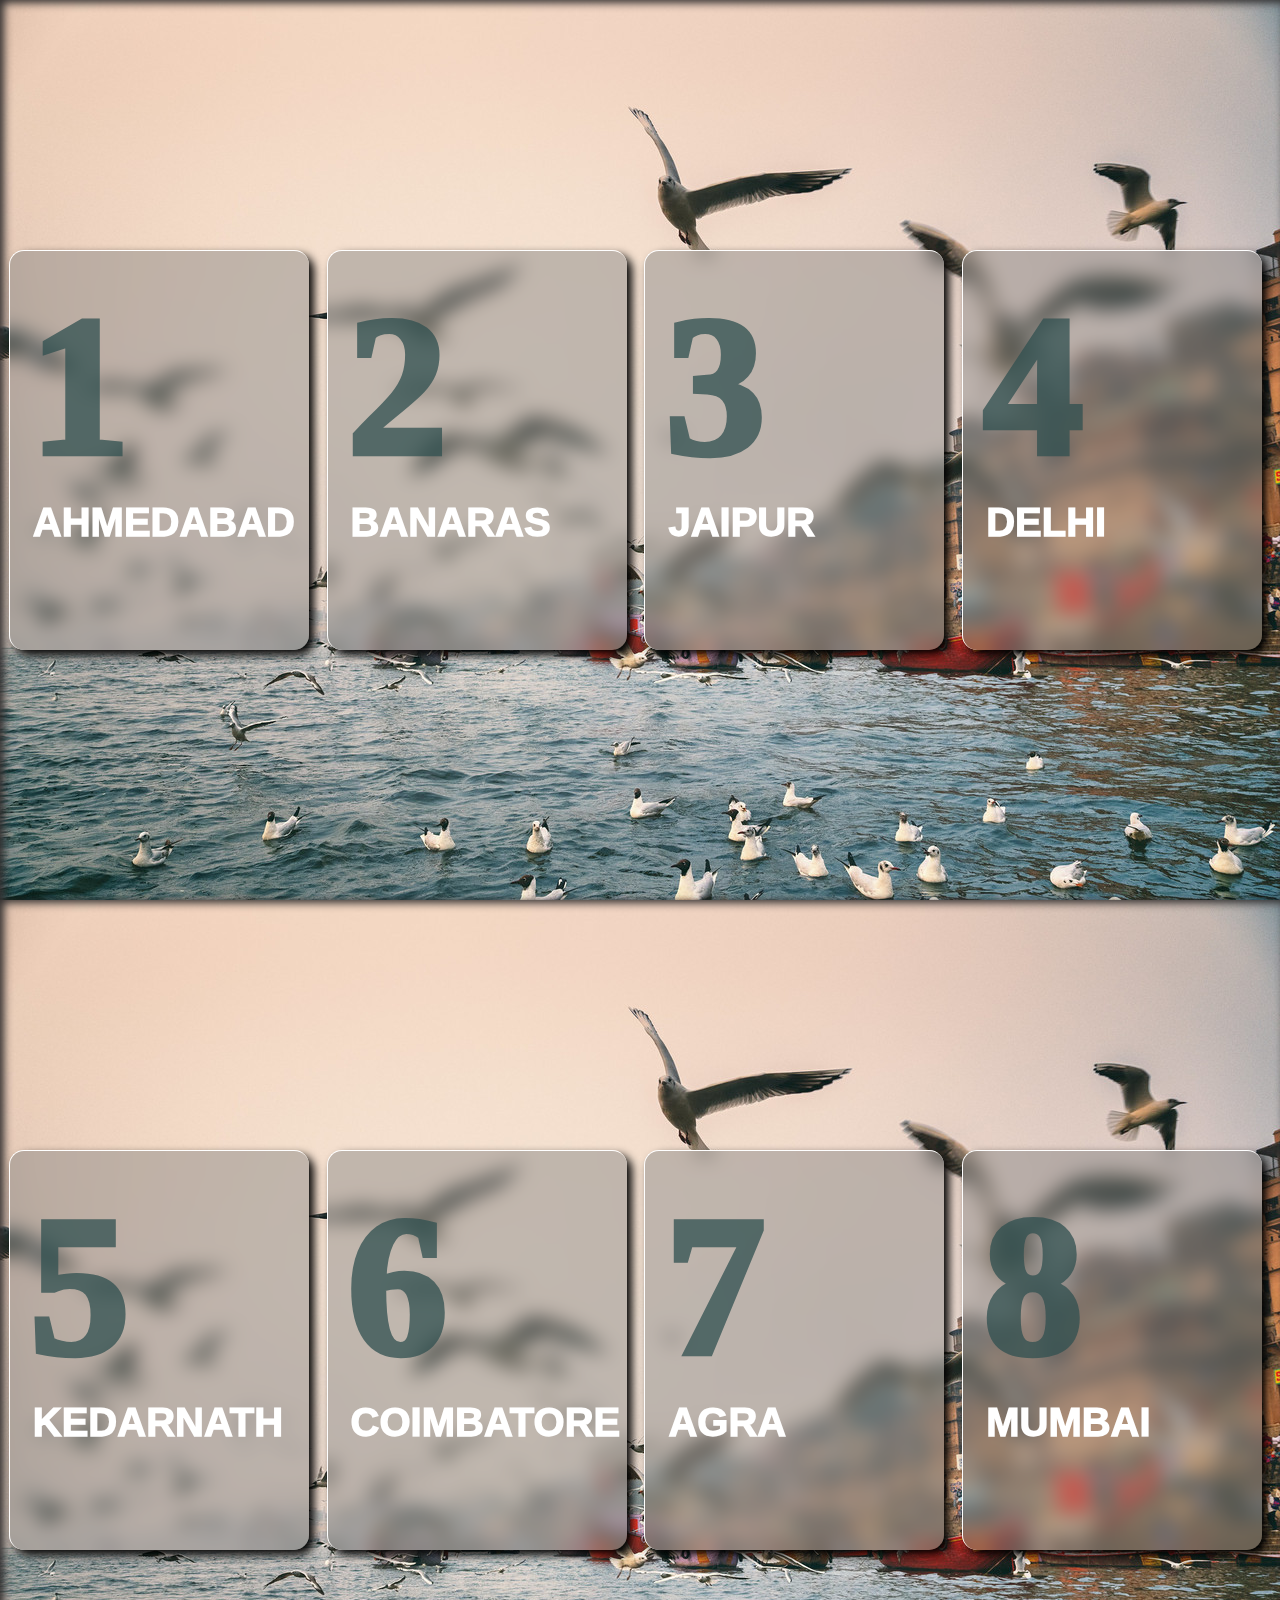
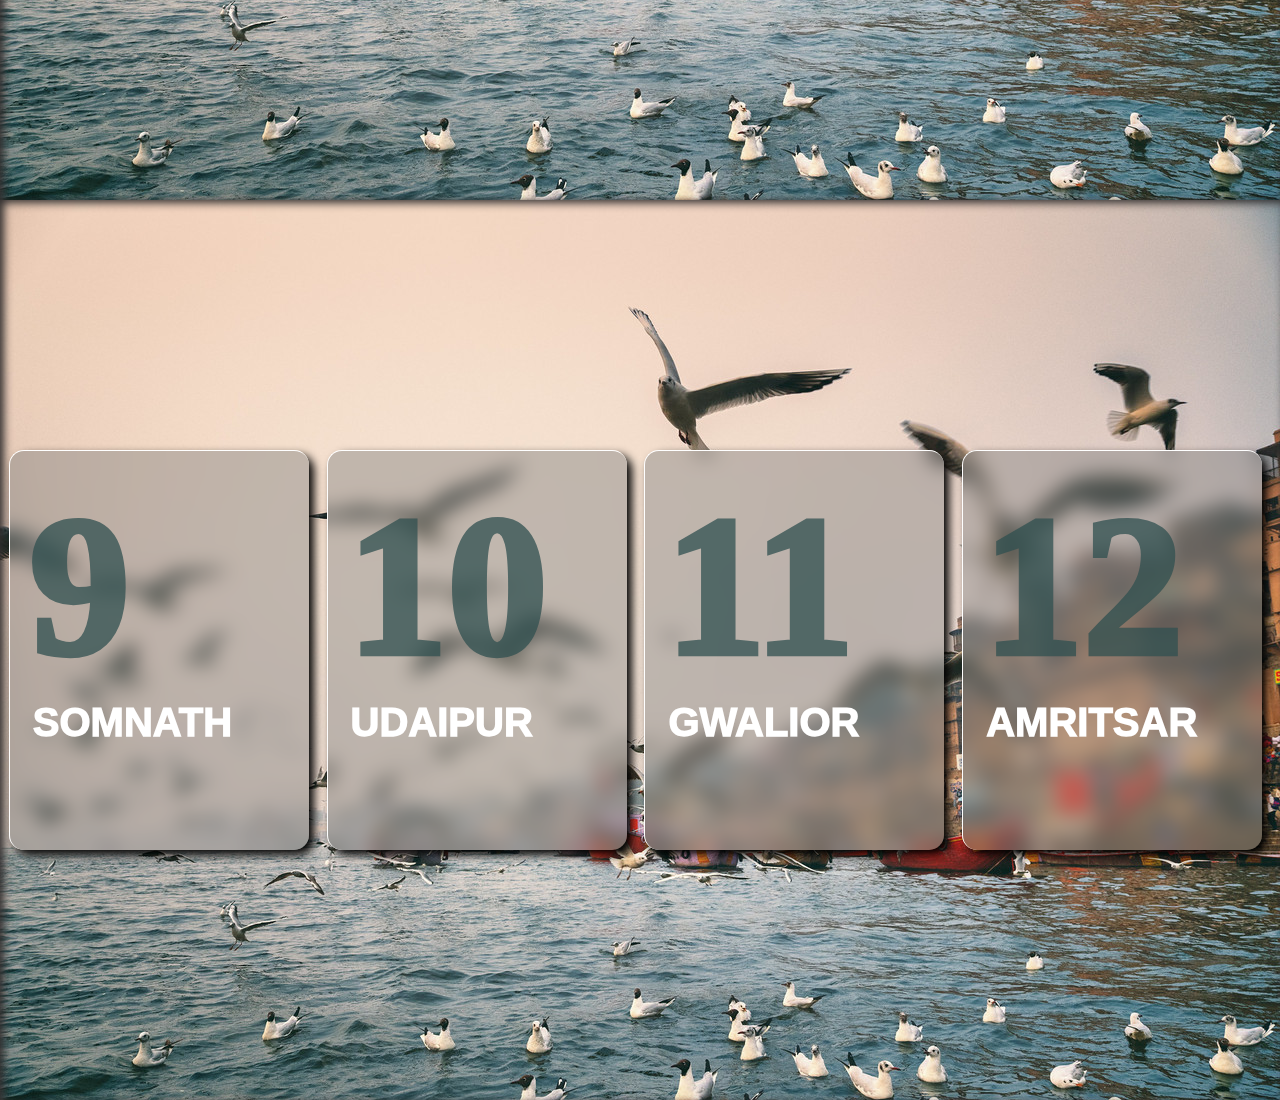
<file: index.html>
<!DOCTYPE html>
<html lang="en">

<head>
    <meta charset="UTF-8">
    <meta http-equiv="X-UA-Compatible" content="IE=edge">
    <meta name="viewport" content="width=device-width, initial-scale=1.0">
    <title>Last child selector</title>
<link rel="stylesheet" href="style.css">
</head>

<body>

    <div class="container">
        <p class="ahmedabad"><SPAn>1</SPAn><br>
            <a href="https:\\www.ahmedabad.com">AHMEDABAD</a>
        </p>
        <p class="banaras"> <SPAn>2</SPAn><br><a href="https:\\www.thebanarassafar.in">BANARAS</a></p>
        <p class="jaipur"><SPAn>3</SPAn><br><a href="https:\\www.jaipur.com">JAIPUR</a></p>
        <p class="delhi"><SPAn>4</SPAn><BR><a href="https:\\www.delhi.com">DELHI</a></p>

    </div>
    <div class="second">
        <p class="kedarnath"><SPAn>5</SPAn><br>
            <a href="https:\\www.kedarnath.com">KEDARNATH</a>
        </p>
        <p class="coimbatore"> <SPAn>6</SPAn><br><a href="https:\\www.coimbatore.com">COIMBATORE</a></p>
        <p class="agra"><SPAn>7</SPAn><br><a href="https:\\www.agra.com">AGRA</a></p>
        <p class="mumbai"><SPAn>8</SPAn><BR><a href="https:\\www.mumbai.com">MUMBAI</a></p>

    </div>
    </div>
    <div class="third">
        <p class="somnath"><SPAn>9</SPAn><br>
            <a href="https:\\www.somnath.com">SOMNATH</a>
        </p>
        <p class="udaipur"> <SPAn>10</SPAn><br><a href="https:\\www.udaipur.com">UDAIPUR</a></p>
        <p class="gwalior"><SPAn>11</SPAn><br><a href="https:\\www.gwalior.com">GWALIOR</a></p>
        <p class="amritsar"><SPAn>12</SPAn><BR><a href="https:\\www.amritsar.com">AMRITSAR</a></p>

    </div>
    </div>
</body>

</html>
</file>
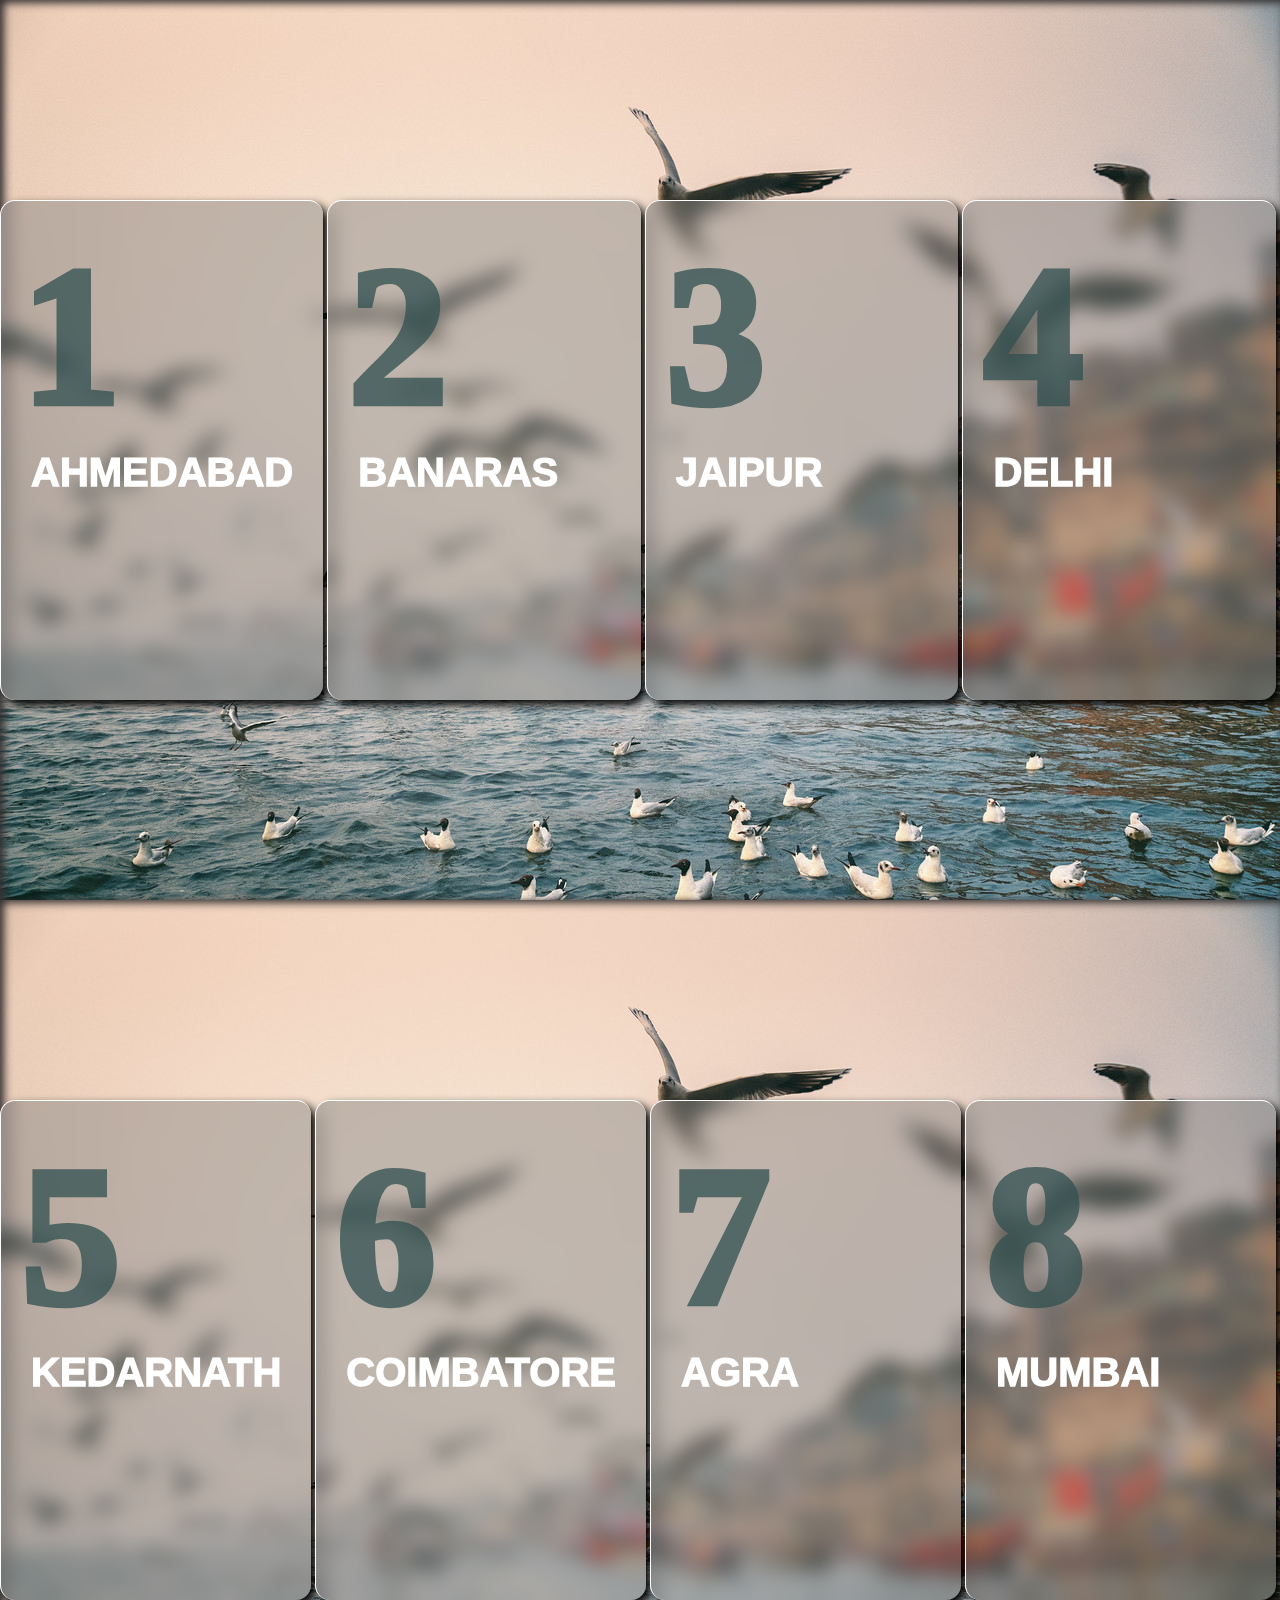
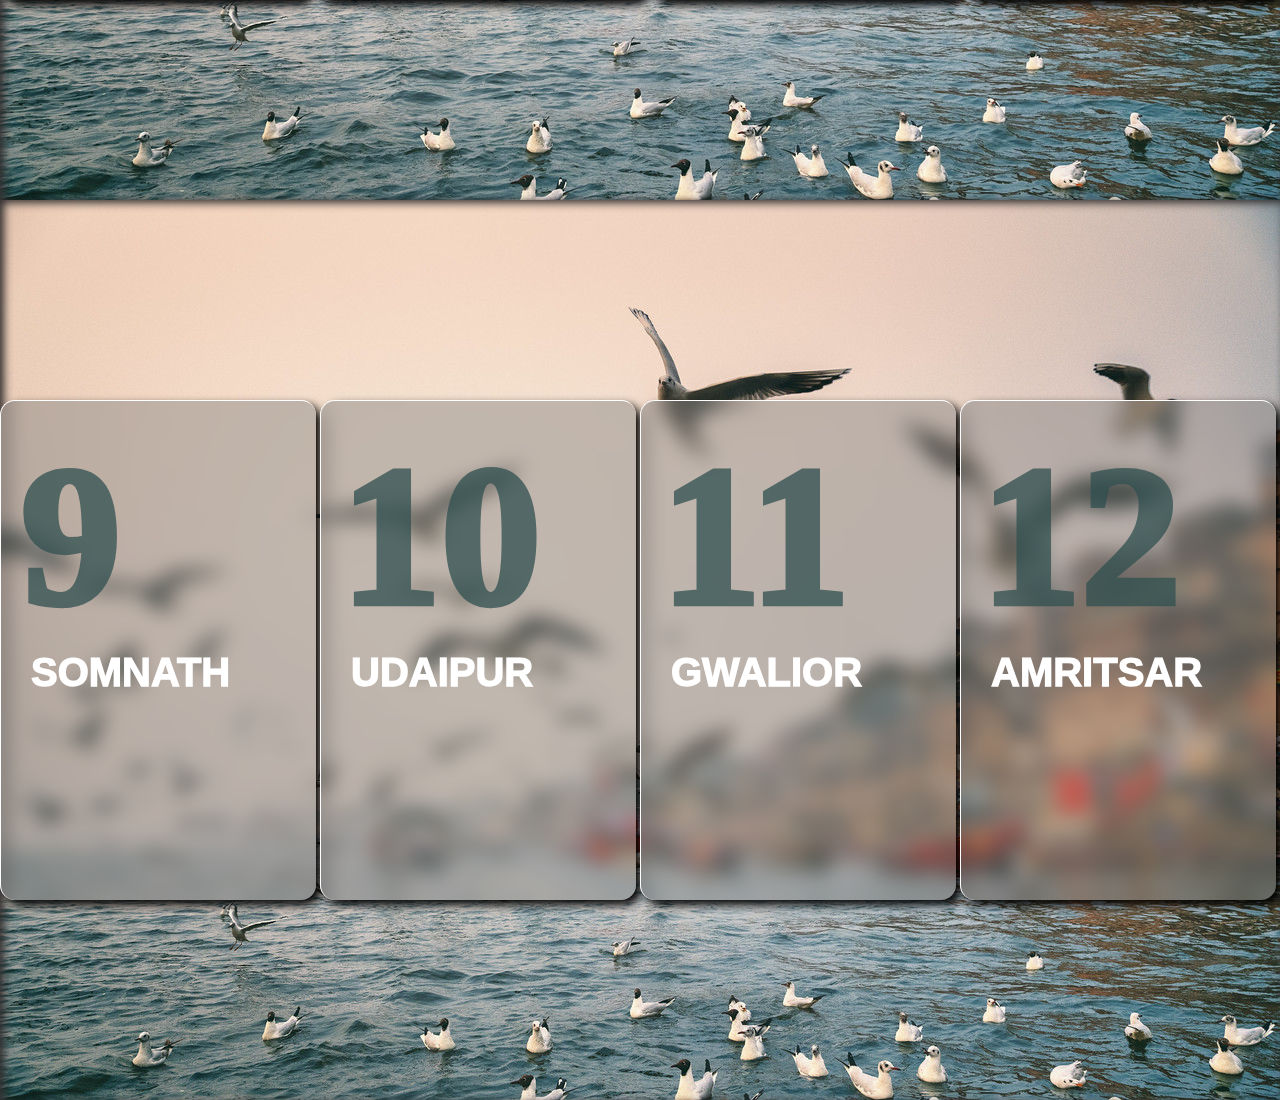
<file: hover_city.html>
<!DOCTYPE html>
<html lang="en">

<head>
    <meta charset="UTF-8">
    <meta http-equiv="X-UA-Compatible" content="IE=edge">
    <meta name="viewport" content="width=device-width, initial-scale=1.0">
    <title>Last child selector</title>
<link rel="stylesheet" href="hover.css">
</head>

<body>

    <div class="container">
        <p class="ahmedabad"><SPAn>1</SPAn><br>
            <a href="https:\\www.ahmedabad.com">AHMEDABAD</a>
        </p>
        <p class="banaras"> <SPAn>2</SPAn><br><a href="https:\\www.thebanarassafar.in">BANARAS</a></p>
        <p class="jaipur"><SPAn>3</SPAn><br><a href="https:\\www.jaipur.com">JAIPUR</a></p>
        <p class="delhi"><SPAn>4</SPAn><BR><a href="https:\\www.delhi.com">DELHI</a></p>

    </div>
    <div class="second">
        <p class="kedarnath"><SPAn>5</SPAn><br>
            <a href="https:\\www.kedarnath.com">KEDARNATH</a>
        </p>
        <p class="coimbatore"> <SPAn>6</SPAn><br><a href="https:\\www.coimbatore.com">COIMBATORE</a></p>
        <p class="agra"><SPAn>7</SPAn><br><a href="https:\\www.agra.com">AGRA</a></p>
        <p class="mumbai"><SPAn>8</SPAn><BR><a href="https:\\www.mumbai.com">MUMBAI</a></p>

    </div>
    </div>
    <div class="third">
        <p class="somnath"><SPAn>9</SPAn><br>
            <a href="https:\\www.somnath.com">SOMNATH</a>
        </p>
        <p class="udaipur"> <SPAn>10</SPAn><br><a href="https:\\www.udaipur.com">UDAIPUR</a></p>
        <p class="gwalior"><SPAn>11</SPAn><br><a href="https:\\www.gwalior.com">GWALIOR</a></p>
        <p class="amritsar"><SPAn>12</SPAn><BR><a href="https:\\www.amritsar.com">AMRITSAR</a></p>

    </div>
    </div>
</body>

</html>
</file>
<file: style.css>
* {
    box-sizing: border-box;
    margin: 0;
    padding: 0;
    font-family: 'poppins';
}

body {
    background-color: rgb(31, 30, 30);
    color: white;
}

.container {
    /* border: 16px solid rgb(31, 30, 30); */
    box-shadow: 3px 4px 8px rgb(24, 21, 21), inset 4px 3px 9px rgb(50, 47, 47);
    height: 100vh;
    display: flex;
    justify-content: space-evenly;
    background-image: url('banras.jpg');
    flex-direction: row;
    /* overflow: scroll; */
    align-items: center;
    background-size: cover;
    border-bottom: none;
}

p {
    background-color: rgba(128, 128, 128, 0.444);
    height: 400px;
    width:300px;
    padding: 20px;
    margin-right: 9px;
    border-radius: 15px;
    border-top: 1px white solid;
    border-left: 1px white solid;
    box-shadow: 5px 5px 10px black;
    backdrop-filter: blur(10px);
    transition: all 0.5s ease-in-out;
}

p:hover {
    transform: translatey(25px);
    font-size: 20px;
    transform: scale(1.3, 1.3);
    z-index: 11;


}

p span {
    font-size: 200px;
    font-family: 'poppins';
    font-weight: 1000;
    color: rgba(47, 79, 79, 0.756);
    transition: all 0.3s;
}

p a {

    color: white;
    text-decoration: none;
    font-size: 40px;
    text-align: left;
    font-weight: 1000;
    font-family: 'Gill Sans', 'Gill Sans MT', Calibri, 'Trebuchet MS', sans-serif;
    padding: 3px;
    border-radius: 30px;
    transition: all 0.5s;
}

.second {
    background-image: url('banras.jpg');
    background-size: cover;
    border-top: none;
    box-shadow: 3px 4px 8px rgb(24, 21, 21), inset 4px 3px 9px rgb(50, 47, 47);
    height: 100vh;
    display: flex;
    justify-content: space-evenly;

    flex-direction: row;
    /* overflow: scroll; */
    align-items: center;
    background-size: cover;

}

.third {
    background-image: url('banras.jpg');
    background-size: cover;
    border-top: none;
    box-shadow: 3px 4px 8px rgb(24, 21, 21), inset 4px 3px 9px rgb(50, 47, 47);
    height: 100vh;
    display: flex;
    justify-content: space-evenly;

    flex-direction: row;
    /* overflow: scroll; */
    align-items: center;
    background-size: cover;

}

p.delhi:hover {
    background-image: url('https://i.pinimg.com/564x/5f/b1/11/5fb1113857a8564016b642307cc49e70.jpg');
    background-size: cover;
    opacity: 1;

}

p.jaipur:hover {
    background-image: url('https://i.pinimg.com/564x/14/fc/4b/14fc4b4808b0a8bddd1b5a67ce29db54.jpg');
    background-size: cover;
    opacity: 1;
}

p.banaras:hover {
    background-image: url('https://i.pinimg.com/564x/aa/9d/53/aa9d53b03523cef69142b901ccf0bde7.jpg');
    background-size: cover;
    opacity: 1;
}

p.ahmedabad:hover {
    background-image: url('https://i.pinimg.com/564x/0f/fd/c4/0ffdc4f2f78967c54cabb99bac4c6d4b.jpg');
    background-size: cover;
    opacity: 1;
}

p.mumbai:hover {
    background-image: url('https://i.pinimg.com/564x/2e/13/2e/2e132e59000aa4d018ec74e2dd06266c.jpg');
    background-size: cover;
    opacity: 1;
}

p.agra:hover {
    background-image: url('https://i.pinimg.com/564x/e9/a3/92/e9a392d34a0674546a83a5c52a791925.jpg');
    background-size: cover;
    opacity: 1;
}

p.jaipur:hover {
    background-image: url('https://i.pinimg.com/564x/14/fc/4b/14fc4b4808b0a8bddd1b5a67ce29db54.jpg');
    background-size: cover;
    opacity: 1;
}

p.kedarnath:hover {
    background-image: url('https://i.pinimg.com/564x/92/fe/79/92fe79702a3320b59a2abbe933b1490c.jpg');
    background-size: cover;
    opacity: 1;
}

p.coimbatore:hover {
    background-image: url('https://i.pinimg.com/564x/f8/59/2d/f8592d8fc04d948c63c23ea84f4a4735.jpg');
    background-size: cover;
    opacity: 1;
}

p.somnath:hover {
    background-image: url('https://i.pinimg.com/564x/77/74/f9/7774f9646e1b520a68de2dcd8f83bde2.jpg');
    background-size: cover;
    opacity: 1;
}

p.udaipur:hover {
    background-image: url('https://i.pinimg.com/564x/49/24/8b/49248b7db01b6a857fbb1326ccd2c598.jpg');
    background-size: cover;
    opacity: 1;
}

p.gwalior:hover {
    background-image: url('https://i.pinimg.com/564x/3b/a0/d0/3ba0d07bf4975274454c5f4347a39ac3.jpg');
    background-size: cover;
    opacity: 1;
}

p.amritsar:hover {
    background-image: url('https://i.pinimg.com/564x/da/8a/8f/da8a8f8c24d2a29e50168ffff8408bc5.jpg');
    background-size: cover;
    opacity: 1;
}
</file>
<file: hover.css>
* {
    box-sizing: border-box;
    margin: 0;
    padding: 0;
    font-family: 'poppins';
}

body {
    background-color: rgb(31, 30, 30);
    color: white;
}

.container {
    /* border: 16px solid rgb(31, 30, 30); */
    box-shadow: 3px 4px 8px rgb(24, 21, 21), inset 4px 3px 9px rgb(50, 47, 47);
    height: 100vh;
    display: flex;
    justify-content: space-evenly;
    background-image: url('banras.jpg');
    flex-direction: row;
    /* overflow: scroll; */
    align-items: center;
    background-size: cover;
    border-bottom: none;
}

p {
    background-color: rgba(128, 128, 128, 0.444);
    height: 500px;
    width: 400px;
    padding: 20px;
    margin-right: 4px;
    border-radius: 15px;
    border-top: 1px white solid;
    border-left: 1px white solid;
    box-shadow: 5px 5px 10px black;
    backdrop-filter: blur(10px);
    transition: all 0.5s ease-in-out;
}

p:hover {
    transform: translatey(25px);
    font-size: 100px;
    transform: scale(1.7, 1.7);
    z-index: 11;


}

p span {
    font-size: 200px;
    font-family: 'poppins';
    font-weight: 1000;
    color: rgba(47, 79, 79, 0.756);
    transition: all 0.3s;
}

p a {

    color: white;
    text-decoration: none;
    font-size: 40px;
    text-align: left;
    font-weight: 1000;
    font-family: 'Gill Sans', 'Gill Sans MT', Calibri, 'Trebuchet MS', sans-serif;
    padding: 10px;
    border-radius: 30px;
    transition: all 0.5s;
}

.second {
    background-image: url('banras.jpg');
    background-size: cover;
    border-top: none;
    box-shadow: 3px 4px 8px rgb(24, 21, 21), inset 4px 3px 9px rgb(50, 47, 47);
    height: 100vh;
    display: flex;
    justify-content: space-evenly;

    flex-direction: row;
    /* overflow: scroll; */
    align-items: center;
    background-size: cover;

}

.third {
    background-image: url('banras.jpg');
    background-size: cover;
    border-top: none;
    box-shadow: 3px 4px 8px rgb(24, 21, 21), inset 4px 3px 9px rgb(50, 47, 47);
    height: 100vh;
    display: flex;
    justify-content: space-evenly;

    flex-direction: row;
    /* overflow: scroll; */
    align-items: center;
    background-size: cover;

}

p.delhi:hover {
    background-image: url('https://i.pinimg.com/564x/5f/b1/11/5fb1113857a8564016b642307cc49e70.jpg');
    background-size: cover;
    opacity: 1;

}

p.jaipur:hover {
    background-image: url('https://i.pinimg.com/564x/14/fc/4b/14fc4b4808b0a8bddd1b5a67ce29db54.jpg');
    background-size: cover;
    opacity: 1;
}

p.banaras:hover {
    background-image: url('https://i.pinimg.com/564x/aa/9d/53/aa9d53b03523cef69142b901ccf0bde7.jpg');
    background-size: cover;
    opacity: 1;
}

p.ahmedabad:hover {
    background-image: url('https://i.pinimg.com/564x/0f/fd/c4/0ffdc4f2f78967c54cabb99bac4c6d4b.jpg');
    background-size: cover;
    opacity: 1;
}

p.mumbai:hover {
    background-image: url('https://i.pinimg.com/564x/2e/13/2e/2e132e59000aa4d018ec74e2dd06266c.jpg');
    background-size: cover;
    opacity: 1;
}

p.agra:hover {
    background-image: url('https://i.pinimg.com/564x/e9/a3/92/e9a392d34a0674546a83a5c52a791925.jpg');
    background-size: cover;
    opacity: 1;
}

p.jaipur:hover {
    background-image: url('https://i.pinimg.com/564x/14/fc/4b/14fc4b4808b0a8bddd1b5a67ce29db54.jpg');
    background-size: cover;
    opacity: 1;
}

p.kedarnath:hover {
    background-image: url('https://i.pinimg.com/564x/92/fe/79/92fe79702a3320b59a2abbe933b1490c.jpg');
    background-size: cover;
    opacity: 1;
}

p.coimbatore:hover {
    background-image: url('https://i.pinimg.com/564x/f8/59/2d/f8592d8fc04d948c63c23ea84f4a4735.jpg');
    background-size: cover;
    opacity: 1;
}

p.somnath:hover {
    background-image: url('https://i.pinimg.com/564x/77/74/f9/7774f9646e1b520a68de2dcd8f83bde2.jpg');
    background-size: cover;
    opacity: 1;
}

p.udaipur:hover {
    background-image: url('https://i.pinimg.com/564x/49/24/8b/49248b7db01b6a857fbb1326ccd2c598.jpg');
    background-size: cover;
    opacity: 1;
}

p.gwalior:hover {
    background-image: url('https://i.pinimg.com/564x/3b/a0/d0/3ba0d07bf4975274454c5f4347a39ac3.jpg');
    background-size: cover;
    opacity: 1;
}

p.amritsar:hover {
    background-image: url('https://i.pinimg.com/564x/da/8a/8f/da8a8f8c24d2a29e50168ffff8408bc5.jpg');
    background-size: cover;
    opacity: 1;
}
</file>
